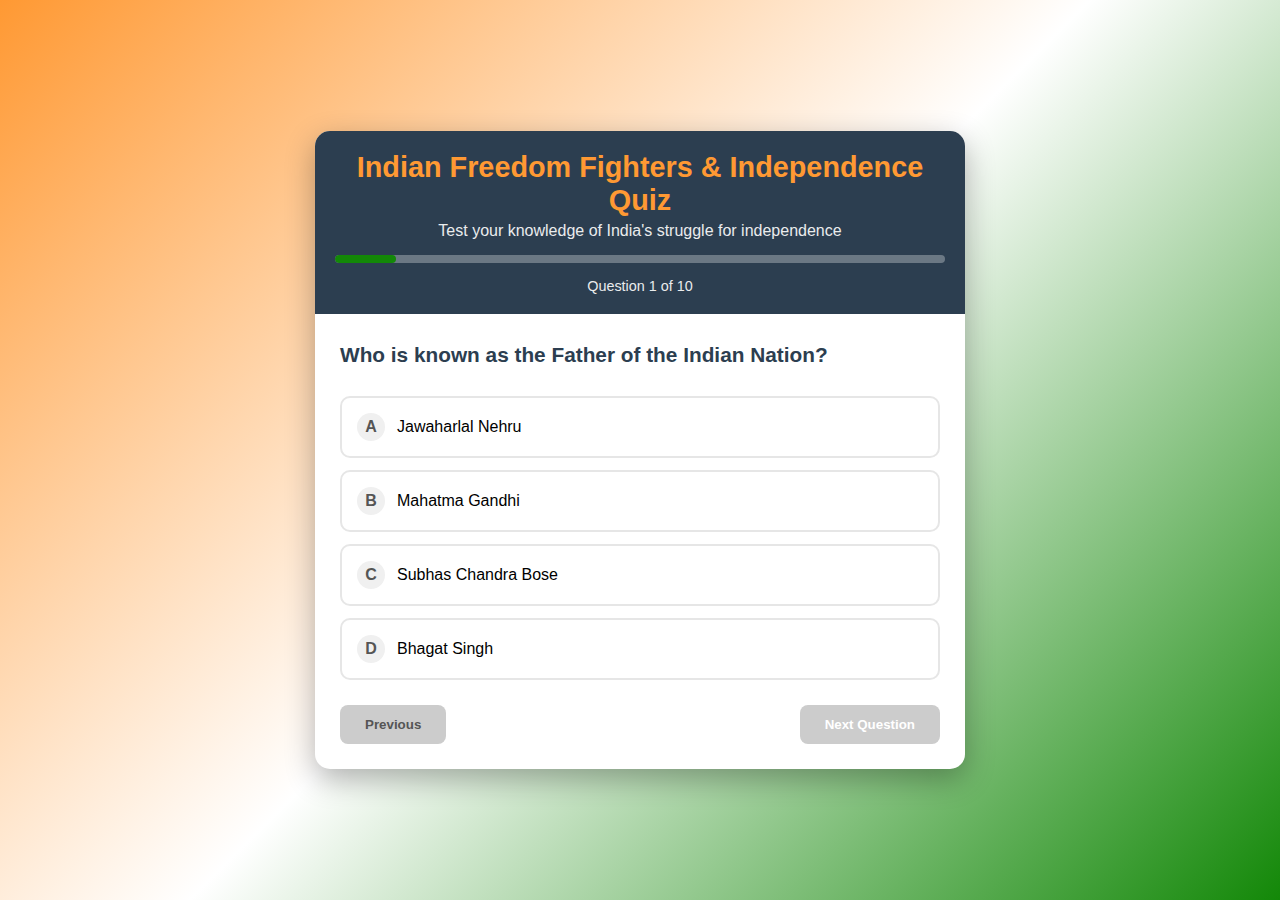
<file: JS QUiZ/index.html>
<!DOCTYPE html>
<html lang="en">
<head>
    <meta charset="UTF-8">
    <meta name="viewport" content="width=device-width, initial-scale=1.0">
    <title>Indian Freedom Fighters & Independence Quiz</title>
    <style>
        * {
            margin: 0;
            padding: 0;
            box-sizing: border-box;
            font-family: 'Segoe UI', Tahoma, Geneva, Verdana, sans-serif;
        }
        
        body {
            background: linear-gradient(135deg, #ff9933 0%, #ffffff 50%, #138808 100%);
            min-height: 100vh;
            display: flex;
            justify-content: center;
            align-items: center;
            padding: 20px;
        }
        
        .quiz-container {
            background-color: white;
            border-radius: 15px;
            box-shadow: 0 10px 30px rgba(0, 0, 0, 0.3);
            width: 100%;
            max-width: 650px;
            overflow: hidden;
        }
        
        .quiz-header {
            background: #2c3e50;
            color: white;
            padding: 20px;
            text-align: center;
            position: relative;
        }
        
        .quiz-title {
            font-size: 1.8rem;
            margin-bottom: 5px;
            color: #ff9933;
        }
        
        .quiz-theme {
            font-size: 1rem;
            opacity: 0.9;
            margin-top: 5px;
        }
        
        .progress-container {
            background: rgba(255, 255, 255, 0.3);
            height: 8px;
            border-radius: 4px;
            margin: 15px 0;
            overflow: hidden;
        }
        
        .progress-bar {
            height: 100%;
            width: 10%;
            background: #138808;
            border-radius: 4px;
            transition: width 0.3s ease;
        }
        
        .question-count {
            font-size: 0.9rem;
            opacity: 0.9;
        }
        
        .quiz-body {
            padding: 25px;
        }
        
        .question-text {
            font-size: 1.3rem;
            color: #2c3e50;
            margin-bottom: 25px;
            line-height: 1.5;
        }
        
        .options-container {
            display: flex;
            flex-direction: column;
            gap: 12px;
            margin-bottom: 25px;
        }
        
        .option {
            padding: 15px;
            border: 2px solid #e6e6e6;
            border-radius: 10px;
            cursor: pointer;
            transition: all 0.2s ease;
            display: flex;
            align-items: center;
        }
        
        .option:hover {
            border-color: #2c3e50;
            background: #f5f8ff;
        }
        
        .option.selected {
            border-color: #2c3e50;
            background: #e6eeff;
        }
        
        .option.correct {
            border-color: #27ae60;
            background: #d5f5e3;
        }
        
        .option.incorrect {
            border-color: #e74c3c;
            background: #fadbd8;
        }
        
        .option-letter {
            display: inline-flex;
            justify-content: center;
            align-items: center;
            width: 28px;
            height: 28px;
            background: #f0f0f0;
            border-radius: 50%;
            margin-right: 12px;
            font-weight: bold;
            color: #555;
        }
        
        .option.selected .option-letter {
            background: #2c3e50;
            color: white;
        }
        
        .option.correct .option-letter {
            background: #27ae60;
            color: white;
        }
        
        .option.incorrect .option-letter {
            background: #e74c3c;
            color: white;
        }
        
        .navigation-buttons {
            display: flex;
            justify-content: space-between;
        }
        
        button {
            padding: 12px 25px;
            border: none;
            border-radius: 8px;
            font-weight: 600;
            cursor: pointer;
            transition: all 0.2s ease;
        }
        
        .prev-btn {
            background: #f0f0f0;
            color: #555;
        }
        
        .prev-btn:hover {
            background: #e0e0e0;
        }
        
        .next-btn {
            background: #2c3e50;
            color: white;
        }
        
        .next-btn:hover {
            background: #1a252f;
        }
        
        .submit-btn {
            background: #138808;
            color: white;
        }
        
        .submit-btn:hover {
            background: #0c5e05;
        }
        
        button:disabled {
            background: #cccccc;
            cursor: not-allowed;
        }
        
        .results-container {
            padding: 25px;
            text-align: center;
        }
        
        .score-text {
            font-size: 1.8rem;
            color: #2c3e50;
            margin-bottom: 20px;
        }
        
        .score-value {
            font-size: 3rem;
            font-weight: bold;
            color: #138808;
            margin-bottom: 10px;
        }
        
        .score-message {
            font-size: 1.2rem;
            margin-bottom: 20px;
            color: #555;
        }
        
        .review-container {
            text-align: left;
            margin-top: 20px;
            padding: 15px;
            background: #f9f9f9;
            border-radius: 10px;
        }
        
        .review-item {
            margin-bottom: 15px;
            padding-bottom: 15px;
            border-bottom: 1px solid #eee;
        }
        
        .review-question {
            font-weight: bold;
            margin-bottom: 5px;
            color: #2c3e50;
        }
        
        .review-answer {
            color: #27ae60;
        }
        
        .review-incorrect {
            color: #e74c3c;
        }
        
        .restart-btn {
            background: #ff9933;
            color: white;
            padding: 12px 30px;
            font-size: 1.1rem;
            margin-top: 20px;
        }
        
        .restart-btn:hover {
            background: #e08928;
        }
        
        .leader-image {
            width: 100%;
            max-width: 300px;
            border-radius: 10px;
            margin: 15px auto;
            display: block;
            box-shadow: 0 5px 15px rgba(0,0,0,0.1);
        }
        
        .fact-box {
            background: #f0f8ff;
            border-left: 4px solid #ff9933;
            padding: 10px 15px;
            margin: 15px 0;
            border-radius: 4px;
            font-size: 0.9rem;
        }
        
        @media (max-width: 500px) {
            .quiz-body {
                padding: 20px;
            }
            
            .question-text {
                font-size: 1.1rem;
            }
            
            button {
                padding: 10px 20px;
            }
        }
    </style>
</head>
<body>
    <div class="quiz-container">
        <div class="quiz-header">
            <h1 class="quiz-title">Indian Freedom Fighters & Independence Quiz</h1>
            <div class="quiz-theme">Test your knowledge of India's struggle for independence</div>
            <div class="progress-container">
                <div class="progress-bar"></div>
            </div>
            <div class="question-count">Question 1 of 10</div>
        </div>
        
        <div class="quiz-body">
            <h2 class="question-text">Who is known as the Father of the Indian Nation?</h2>
            
            <div class="options-container">
                <div class="option">
                    <span class="option-letter">A</span>
                    <span class="option-text">Jawaharlal Nehru</span>
                </div>
                
                <div class="option">
                    <span class="option-letter">B</span>
                    <span class="option-text">Mahatma Gandhi</span>
                </div>
                
                <div class="option">
                    <span class="option-letter">C</span>
                    <span class="option-text">Subhas Chandra Bose</span>
                </div>
                
                <div class="option">
                    <span class="option-letter">D</span>
                    <span class="option-text">Bhagat Singh</span>
                </div>
            </div>
            
            <div class="navigation-buttons">
                <button class="prev-btn" disabled>Previous</button>
                <button class="next-btn" disabled>Next Question</button>
            </div>
        </div>
    </div>

    <script>
        document.addEventListener('DOMContentLoaded', function() {
            const quizContainer = document.querySelector('.quiz-container');
            const options = document.querySelectorAll('.option');
            const nextBtn = document.querySelector('.next-btn');
            const prevBtn = document.querySelector('.prev-btn');
            const progressBar = document.querySelector('.progress-bar');
            const questionCount = document.querySelector('.question-count');
            const questionText = document.querySelector('.question-text');
            const optionsContainer = document.querySelector('.options-container');
            
            let currentQuestion = 1;
            const totalQuestions = 10;
            let userAnswers = new Array(totalQuestions).fill(null);
            let score = 0;
            
            // Quiz questions data with correct answers
            const quizQuestions = [
                {
                    question: "Who is known as the Father of the Indian Nation?",
                    options: [
                        "Jawaharlal Nehru",
                        "Mahatma Gandhi",
                        "Subhas Chandra Bose",
                        "Bhagat Singh"
                    ],
                    correctAnswer: 1, // 0-based index (B is index 1)
                    fact: "Mahatma Gandhi led the non-violent civil disobedience movement against British rule and is revered as the Father of the Nation."
                },
                {
                    question: "Who founded the Indian National Army (INA) to fight against British rule?",
                    options: [
                        "Chandra Shekhar Azad",
                        "Subhas Chandra Bose",
                        "Lala Lajpat Rai",
                        "Bal Gangadhar Tilak"
                    ],
                    correctAnswer: 1,
                    fact: "Subhas Chandra Bose, also known as Netaji, formed the Indian National Army (Azad Hind Fauj) with Japanese support during World War II."
                },
                {
                    question: "Who was the first Prime Minister of independent India?",
                    options: [
                        "Sardar Vallabhbhai Patel",
                        "Jawaharlal Nehru",
                        "Rajendra Prasad",
                        "Lal Bahadur Shastri"
                    ],
                    correctAnswer: 1,
                    fact: "Jawaharlal Nehru served as India's first Prime Minister from 1947 until his death in 1964."
                },
                {
                    question: "Who is known as the 'Iron Man of India'?",
                    options: [
                        "Jawaharlal Nehru",
                        "Bhagat Singh",
                        "Sardar Vallabhbhai Patel",
                        "Bal Gangadhar Tilak"
                    ],
                    correctAnswer: 2,
                    fact: "Sardar Vallabhbhai Patel was instrumental in integrating over 500 princely states into the Indian Union after independence."
                },
                {
                    question: "Who shot General Dyer in retaliation for the Jallianwala Bagh massacre?",
                    options: [
                        "Bhagat Singh",
                        "Udham Singh",
                        "Chandra Shekhar Azad",
                        "Ram Prasad Bismil"
                    ],
                    correctAnswer: 1,
                    fact: "Udham Singh assassinated Michael O'Dwyer in London in 1940, who was the Lieutenant Governor of Punjab during the Jallianwala Bagh massacre."
                },
                {
                    question: "Who was the first woman president of the Indian National Congress?",
                    options: [
                        "Sarojini Naidu",
                        "Annie Besant",
                        "Vijaya Lakshmi Pandit",
                        "Aruna Asaf Ali"
                    ],
                    correctAnswer: 1,
                    fact: "Annie Besant, a British socialist and women's rights activist, became the first woman president of the Indian National Congress in 1917."
                },
                {
                    question: "Who gave the slogan 'Swaraj is my birthright and I shall have it'?",
                    options: [
                        "Mahatma Gandhi",
                        "Bal Gangadhar Tilak",
                        "Bipin Chandra Pal",
                        "Lala Lajpat Rai"
                    ],
                    correctAnswer: 1,
                    fact: "Bal Gangadhar Tilak was one of the first and strongest advocates of 'Swaraj' (self-rule) and a key leader of the Indian independence movement."
                },
                {
                    question: "Who was known as 'Punjab Kesari' (Lion of Punjab)?",
                    options: [
                        "Lala Lajpat Rai",
                        "Bhagat Singh",
                        "Udham Singh",
                        "Sukhdev Thapar"
                    ],
                    correctAnswer: 0,
                    fact: "Lala Lajpat Rai was a prominent nationalist leader who played an important role in India's struggle for independence."
                },
                {
                    question: "Who was the first Indian woman to become President of the Indian National Congress?",
                    options: [
                        "Annie Besant",
                        "Sarojini Naidu",
                        "Indira Gandhi",
                        "Vijaya Lakshmi Pandit"
                    ],
                    correctAnswer: 1,
                    fact: "Sarojini Naidu, also known as the 'Nightingale of India', was the first Indian woman to become President of the Indian National Congress in 1925."
                },
                {
                    question: "On which date did India gain independence from British rule?",
                    options: [
                        "January 26, 1930",
                        "August 15, 1947",
                        "January 26, 1950",
                        "August 15, 1950"
                    ],
                    correctAnswer: 1,
                    fact: "India gained independence from British rule on August 15, 1947, after nearly 200 years of colonial rule."
                }
            ];
            
            // Update progress bar
            function updateProgress() {
                const progress = ((currentQuestion) / totalQuestions) * 100;
                progressBar.style.width = `${progress}%`;
            }
            
            // Load question
            function loadQuestion() {
                questionText.textContent = quizQuestions[currentQuestion - 1].question;
                questionCount.textContent = `Question ${currentQuestion} of ${totalQuestions}`;
                
                const optionTexts = document.querySelectorAll('.option-text');
                for (let i = 0; i < 4; i++) {
                    optionTexts[i].textContent = quizQuestions[currentQuestion - 1].options[i];
                }
                
                // Clear previous selection
                options.forEach(option => {
                    option.classList.remove('selected', 'correct', 'incorrect');
                });
                
                // If user previously selected an option for this question, restore it
                if (userAnswers[currentQuestion - 1] !== null) {
                    options[userAnswers[currentQuestion - 1]].classList.add('selected');
                    nextBtn.disabled = false;
                } else {
                    nextBtn.disabled = true;
                }
                
                // Update button states
                prevBtn.disabled = currentQuestion === 1;
                
                // Update button text if last question
                if (currentQuestion === totalQuestions) {
                    nextBtn.textContent = "Submit Quiz";
                    nextBtn.classList.add('submit-btn');
                    nextBtn.classList.remove('next-btn');
                } else {
                    nextBtn.textContent = "Next Question";
                    nextBtn.classList.remove('submit-btn');
                    nextBtn.classList.add('next-btn');
                }
                
                updateProgress();
            }
            
            // Select option
            options.forEach((option, index) => {
                option.addEventListener('click', function() {
                    // Remove selected class from all options
                    options.forEach(opt => opt.classList.remove('selected'));
                    
                    // Add selected class to clicked option
                    this.classList.add('selected');
                    
                    // Store the answer
                    userAnswers[currentQuestion - 1] = index;
                    
                    // Enable next button
                    nextBtn.disabled = false;
                });
            });
            
            // Next button functionality
            nextBtn.addEventListener('click', function() {
                if (currentQuestion < totalQuestions) {
                    currentQuestion++;
                    loadQuestion();
                } else {
                    // Show results
                    showResults();
                }
            });
            
            // Previous button functionality
            prevBtn.addEventListener('click', function() {
                if (currentQuestion > 1) {
                    currentQuestion--;
                    loadQuestion();
                }
            });
            
            // Show results
            function showResults() {
                // Calculate score
                score = 0;
                for (let i = 0; i < totalQuestions; i++) {
                    if (userAnswers[i] === quizQuestions[i].correctAnswer) {
                        score++;
                    }
                }
                
                // Generate review content
                let reviewContent = '';
                for (let i = 0; i < totalQuestions; i++) {
                    const userAnswerIndex = userAnswers[i];
                    const correctAnswerIndex = quizQuestions[i].correctAnswer;
                    
                    reviewContent += `
                        <div class="review-item">
                            <div class="review-question">${i+1}. ${quizQuestions[i].question}</div>
                            <div class="review-answer">Correct answer: ${quizQuestions[i].options[correctAnswerIndex]}</div>
                    `;
                    
                    if (userAnswerIndex !== null) {
                        if (userAnswerIndex === correctAnswerIndex) {
                            reviewContent += `<div class="review-answer">Your answer: ${quizQuestions[i].options[userAnswerIndex]} ✓</div>`;
                        } else {
                            reviewContent += `<div class="review-incorrect">Your answer: ${quizQuestions[i].options[userAnswerIndex]} ✗</div>`;
                        }
                    } else {
                        reviewContent += `<div class="review-incorrect">You did not answer this question</div>`;
                    }
                    
                    reviewContent += `<div class="fact-box">${quizQuestions[i].fact}</div></div>`;
                }
                
                // Determine message based on score
                let message = '';
                if (score >= 9) {
                    message = "Excellent! You're a true expert on India's freedom struggle!";
                } else if (score >= 7) {
                    message = "Great job! You have good knowledge of Indian history.";
                } else if (score >= 5) {
                    message = "Good effort! You know the basics of India's independence movement.";
                } else {
                    message = "Keep learning! India's freedom struggle has many inspiring stories.";
                }
                
                const resultsHTML = `
                    <div class="results-container">
                        <h2 class="score-text">Your Quiz Results</h2>
                        <div class="score-value">${score}/${totalQuestions}</div>
                        <div class="score-message">${message}</div>
                        
                        <div class="review-container">
                            <h3>Question Review</h3>
                            ${reviewContent}
                        </div>
                        
                        <button class="restart-btn" onclick="location.reload()">Take Quiz Again</button>
                    </div>
                `;
                
                quizContainer.querySelector('.quiz-body').innerHTML = resultsHTML;
                quizContainer.querySelector('.quiz-header').style.display = 'none';
            }
            
            // Initialize the quiz
            loadQuestion();
        });
    </script>
</body>
</html>
</file>
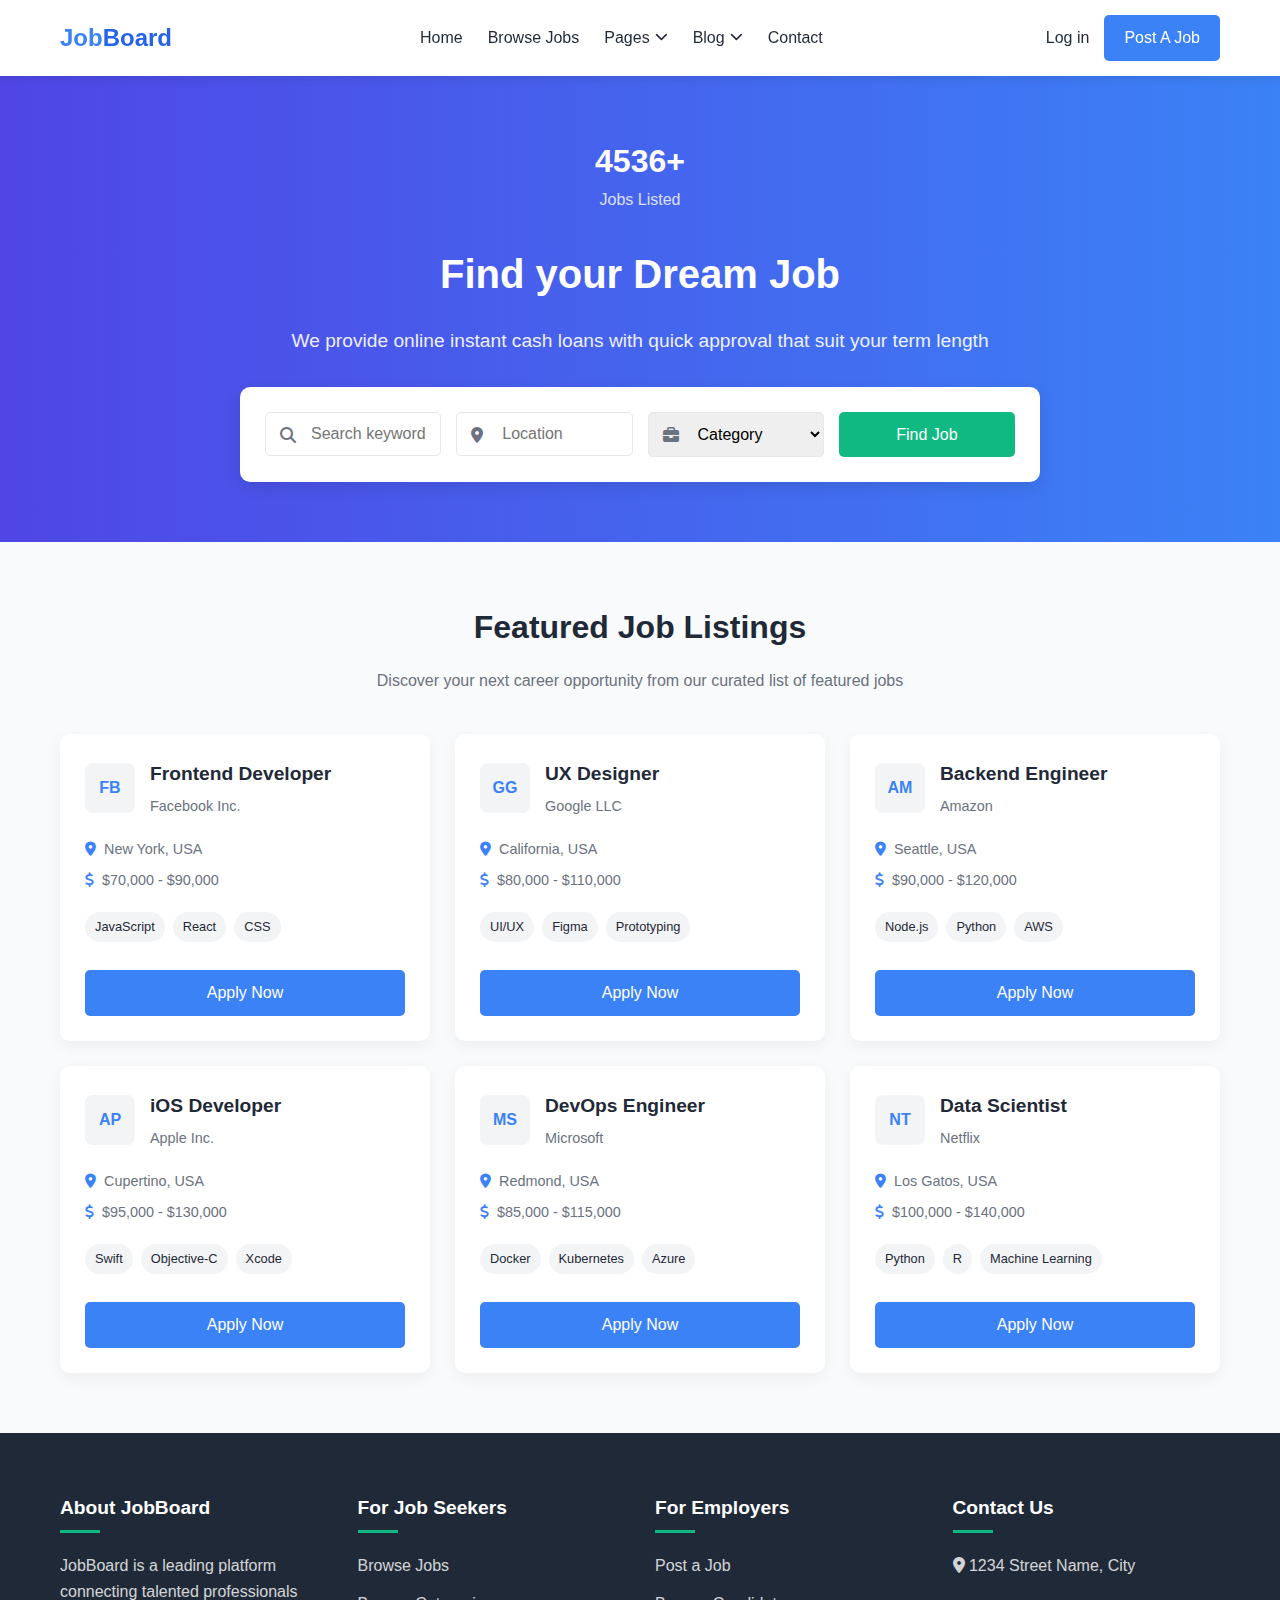
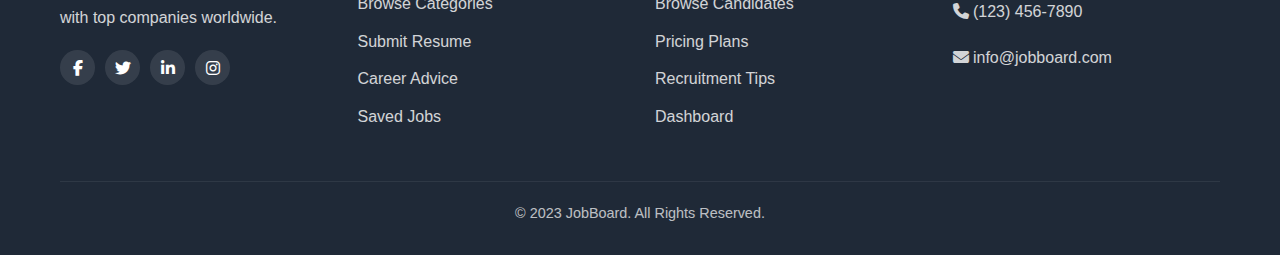
<file: Job Board/source.html>
<!DOCTYPE html>
<html lang="en">
<head>
    <meta charset="UTF-8">
    <meta name="viewport" content="width=device-width, initial-scale=1.0">
    <title>JobBoard - Find Your Dream Job</title>
    <link rel="stylesheet" href="https://cdnjs.cloudflare.com/ajax/libs/font-awesome/6.4.0/css/all.min.css">
    <style>
        * {
            margin: 0;
            padding: 0;
            box-sizing: border-box;
            font-family: 'Segoe UI', Tahoma, Geneva, Verdana, sans-serif;
        }
        
        :root {
            --primary: #3b82f6;
            --secondary: #2563eb;
            --accent: #10b981;
            --light: #f3f4f6;
            --dark: #1f2937;
            --gray: #6b7280;
        }
        
        body {
            background-color: #f9fafb;
            color: var(--dark);
            line-height: 1.6;
        }
        
        .container {
            width: 100%;
            max-width: 1200px;
            margin: 0 auto;
            padding: 0 20px;
        }
        
        /* Header Styles */
        header {
            background-color: white;
            box-shadow: 0 2px 10px rgba(0, 0, 0, 0.1);
            position: sticky;
            top: 0;
            z-index: 100;
        }
        
        .header-content {
            display: flex;
            justify-content: space-between;
            align-items: center;
            padding: 15px 0;
        }
        
        .logo {
            font-size: 24px;
            font-weight: 700;
            color: var(--primary);
        }
        
        .logo span {
            color: var(--secondary);
        }
        
        nav ul {
            display: flex;
            list-style: none;
        }
        
        nav ul li {
            margin-left: 25px;
            position: relative;
        }
        
        nav ul li a {
            text-decoration: none;
            color: var(--dark);
            font-weight: 500;
            transition: color 0.3s;
            display: flex;
            align-items: center;
        }
        
        nav ul li a i {
            margin-left: 5px;
            font-size: 0.8rem;
        }
        
        nav ul li a:hover {
            color: var(--primary);
        }
        
        .auth-buttons {
            display: flex;
            align-items: center;
        }
        
        .login-btn {
            margin-right: 15px;
            color: var(--dark);
            text-decoration: none;
            font-weight: 500;
        }
        
        .post-job-btn {
            background-color: var(--primary);
            color: white;
            padding: 10px 20px;
            border-radius: 5px;
            text-decoration: none;
            font-weight: 500;
            transition: background-color 0.3s;
        }
        
        .post-job-btn:hover {
            background-color: var(--secondary);
        }
        
        /* Hero Section */
        .hero {
            background: linear-gradient(to right, #4f46e5, #3b82f6);
            color: white;
            padding: 60px 0;
            text-align: center;
        }
        
        .hero-content {
            max-width: 800px;
            margin: 0 auto;
        }
        
        .hero h1 {
            font-size: 2.5rem;
            margin-bottom: 20px;
        }
        
        .hero p {
            font-size: 1.2rem;
            margin-bottom: 30px;
            opacity: 0.9;
        }
        
        .stats {
            display: flex;
            justify-content: center;
            margin-bottom: 30px;
        }
        
        .stat-item {
            margin: 0 20px;
        }
        
        .stat-number {
            font-size: 2rem;
            font-weight: 700;
        }
        
        .stat-label {
            font-size: 1rem;
            opacity: 0.8;
        }
        
        /* Search Form */
        .search-form {
            background-color: white;
            padding: 25px;
            border-radius: 10px;
            box-shadow: 0 5px 15px rgba(0, 0, 0, 0.1);
            margin-top: 30px;
        }
        
        .form-grid {
            display: grid;
            grid-template-columns: repeat(4, 1fr);
            gap: 15px;
        }
        
        .form-group {
            position: relative;
        }
        
        .form-group i {
            position: absolute;
            left: 15px;
            top: 50%;
            transform: translateY(-50%);
            color: var(--gray);
        }
        
        .form-group input, .form-group select {
            width: 100%;
            padding: 12px 15px 12px 45px;
            border: 1px solid #e5e7eb;
            border-radius: 5px;
            font-size: 1rem;
        }
        
        .search-btn {
            background-color: var(--accent);
            color: white;
            border: none;
            padding: 12px 20px;
            border-radius: 5px;
            font-size: 1rem;
            font-weight: 500;
            cursor: pointer;
            transition: background-color 0.3s;
        }
        
        .search-btn:hover {
            background-color: #0da271;
        }
        
        /* Job Listings */
        .job-listings {
            padding: 60px 0;
        }
        
        .section-title {
            text-align: center;
            margin-bottom: 40px;
        }
        
        .section-title h2 {
            font-size: 2rem;
            color: var(--dark);
            margin-bottom: 15px;
        }
        
        .section-title p {
            color: var(--gray);
            max-width: 600px;
            margin: 0 auto;
        }
        
        .jobs-grid {
            display: grid;
            grid-template-columns: repeat(auto-fill, minmax(300px, 1fr));
            gap: 25px;
        }
        
        .job-card {
            background-color: white;
            border-radius: 10px;
            box-shadow: 0 5px 15px rgba(0, 0, 0, 0.05);
            padding: 25px;
            transition: transform 0.3s, box-shadow 0.3s;
        }
        
        .job-card:hover {
            transform: translateY(-5px);
            box-shadow: 0 10px 25px rgba(0, 0, 0, 0.1);
        }
        
        .job-header {
            display: flex;
            align-items: center;
            margin-bottom: 20px;
        }
        
        .company-logo {
            width: 50px;
            height: 50px;
            background-color: var(--light);
            border-radius: 8px;
            display: flex;
            align-items: center;
            justify-content: center;
            margin-right: 15px;
            font-weight: bold;
            color: var(--primary);
        }
        
        .job-info h3 {
            font-size: 1.2rem;
            margin-bottom: 5px;
        }
        
        .job-info .company {
            color: var(--gray);
            font-size: 0.9rem;
        }
        
        .job-details {
            margin-bottom: 20px;
        }
        
        .job-details .location, .job-details .salary {
            display: flex;
            align-items: center;
            margin-bottom: 8px;
            color: var(--gray);
            font-size: 0.9rem;
        }
        
        .job-details i {
            margin-right: 8px;
            color: var(--primary);
        }
        
        .job-tags {
            display: flex;
            flex-wrap: wrap;
            margin-bottom: 20px;
        }
        
        .tag {
            background-color: var(--light);
            color: var(--dark);
            padding: 5px 10px;
            border-radius: 20px;
            font-size: 0.8rem;
            margin-right: 8px;
            margin-bottom: 8px;
        }
        
        .apply-btn {
            display: block;
            text-align: center;
            background-color: var(--primary);
            color: white;
            padding: 10px;
            border-radius: 5px;
            text-decoration: none;
            font-weight: 500;
            transition: background-color 0.3s;
        }
        
        .apply-btn:hover {
            background-color: var(--secondary);
        }
        
        /* Job Detail Modal */
        .modal {
            display: none;
            position: fixed;
            top: 0;
            left: 0;
            width: 100%;
            height: 100%;
            background-color: rgba(0, 0, 0, 0.5);
            z-index: 1000;
            overflow-y: auto;
        }
        
        .modal-content {
            background-color: white;
            margin: 50px auto;
            padding: 30px;
            border-radius: 10px;
            width: 90%;
            max-width: 800px;
            position: relative;
        }
        
        .close-modal {
            position: absolute;
            top: 20px;
            right: 20px;
            font-size: 1.5rem;
            cursor: pointer;
            color: var(--gray);
        }
        
        /* Footer */
        footer {
            background-color: var(--dark);
            color: white;
            padding: 60px 0 30px;
        }
        
        .footer-content {
            display: grid;
            grid-template-columns: repeat(4, 1fr);
            gap: 30px;
        }
        
        .footer-column h3 {
            font-size: 1.2rem;
            margin-bottom: 20px;
            position: relative;
            padding-bottom: 10px;
        }
        
        .footer-column h3::after {
            content: '';
            position: absolute;
            left: 0;
            bottom: 0;
            width: 40px;
            height: 3px;
            background-color: var(--accent);
        }
        
        .footer-column p {
            margin-bottom: 20px;
            opacity: 0.8;
        }
        
        .footer-column ul {
            list-style: none;
        }
        
        .footer-column ul li {
            margin-bottom: 12px;
        }
        
        .footer-column ul li a {
            color: white;
            text-decoration: none;
            opacity: 0.8;
            transition: opacity 0.3s;
        }
        
        .footer-column ul li a:hover {
            opacity: 1;
        }
        
        .social-links {
            display: flex;
            margin-top: 20px;
        }
        
        .social-links a {
            display: flex;
            align-items: center;
            justify-content: center;
            width: 35px;
            height: 35px;
            background-color: rgba(255, 255, 255, 0.1);
            border-radius: 50%;
            margin-right: 10px;
            color: white;
            text-decoration: none;
            transition: background-color 0.3s;
        }
        
        .social-links a:hover {
            background-color: var(--primary);
        }
        
        .copyright {
            text-align: center;
            margin-top: 40px;
            padding-top: 20px;
            border-top: 1px solid rgba(255, 255, 255, 0.1);
            opacity: 0.7;
            font-size: 0.9rem;
        }
        
        /* Responsive Design */
        @media (max-width: 992px) {
            .form-grid {
                grid-template-columns: repeat(2, 1fr);
            }
            
            .footer-content {
                grid-template-columns: repeat(2, 1fr);
            }
        }
        
        @media (max-width: 768px) {
            .header-content {
                flex-direction: column;
            }
            
            nav ul {
                margin: 20px 0;
            }
            
            .form-grid {
                grid-template-columns: 1fr;
            }
            
            .jobs-grid {
                grid-template-columns: 1fr;
            }
        }
        
        @media (max-width: 576px) {
            nav ul {
                flex-wrap: wrap;
                justify-content: center;
            }
            
            nav ul li {
                margin: 5px 10px;
            }
            
            .auth-buttons {
                flex-direction: column;
            }
            
            .login-btn {
                margin: 0 0 10px 0;
            }
            
            .footer-content {
                grid-template-columns: 1fr;
            }
            
            .hero h1 {
                font-size: 2rem;
            }
            
            .stats {
                flex-direction: column;
            }
            
            .stat-item {
                margin: 10px 0;
            }
        }
    </style>
</head>
<body>
    <!-- Header -->
    <header>
        <div class="container">
            <div class="header-content">
                <div class="logo">Job<span>Board</span></div>
                <nav>
                    <ul>
                        <li><a href="#">Home</a></li>
                        <li><a href="#">Browse Jobs</a></li>
                        <li><a href="#">Pages <i class="fas fa-chevron-down"></i></a></li>
                        <li><a href="#">Blog <i class="fas fa-chevron-down"></i></a></li>
                        <li><a href="#">Contact</a></li>
                    </ul>
                </nav>
                <div class="auth-buttons">
                    <a href="#" class="login-btn">Log in</a>
                    <a href="#" class="post-job-btn">Post A Job</a>
                </div>
            </div>
        </div>
    </header>

    <!-- Hero Section -->
    <section class="hero">
        <div class="container">
            <div class="hero-content">
                <div class="stats">
                    <div class="stat-item">
                        <div class="stat-number">4536+</div>
                        <div class="stat-label">Jobs Listed</div>
                    </div>
                </div>
                <h1>Find your Dream Job</h1>
                <p>We provide online instant cash loans with quick approval that suit your term length</p>
                
                <div class="search-form">
                    <div class="form-grid">
                        <div class="form-group">
                            <i class="fas fa-search"></i>
                            <input type="text" placeholder="Search keyword">
                        </div>
                        <div class="form-group">
                            <i class="fas fa-map-marker-alt"></i>
                            <input type="text" placeholder="Location">
                        </div>
                        <div class="form-group">
                            <i class="fas fa-briefcase"></i>
                            <select>
                                <option value="">Category</option>
                                <option value="it">IT & Software</option>
                                <option value="finance">Finance</option>
                                <option value="marketing">Marketing</option>
                                <option value="design">Design</option>
                            </select>
                        </div>
                        <button class="search-btn">Find Job</button>
                    </div>
                </div>
            </div>
        </div>
    </section>

    <!-- Job Listings -->
    <section class="job-listings">
        <div class="container">
            <div class="section-title">
                <h2>Featured Job Listings</h2>
                <p>Discover your next career opportunity from our curated list of featured jobs</p>
            </div>
            
            <div class="jobs-grid">
                <!-- Job Card 1 -->
                <div class="job-card">
                    <div class="job-header">
                        <div class="company-logo">FB</div>
                        <div class="job-info">
                            <h3>Frontend Developer</h3>
                            <div class="company">Facebook Inc.</div>
                        </div>
                    </div>
                    <div class="job-details">
                        <div class="location">
                            <i class="fas fa-map-marker-alt"></i>
                            <span>New York, USA</span>
                        </div>
                        <div class="salary">
                            <i class="fas fa-dollar-sign"></i>
                            <span>$70,000 - $90,000</span>
                        </div>
                    </div>
                    <div class="job-tags">
                        <span class="tag">JavaScript</span>
                        <span class="tag">React</span>
                        <span class="tag">CSS</span>
                    </div>
                    <a href="#" class="apply-btn" data-job-id="1">Apply Now</a>
                </div>
                
                <!-- Job Card 2 -->
                <div class="job-card">
                    <div class="job-header">
                        <div class="company-logo">GG</div>
                        <div class="job-info">
                            <h3>UX Designer</h3>
                            <div class="company">Google LLC</div>
                        </div>
                    </div>
                    <div class="job-details">
                        <div class="location">
                            <i class="fas fa-map-marker-alt"></i>
                            <span>California, USA</span>
                        </div>
                        <div class="salary">
                            <i class="fas fa-dollar-sign"></i>
                            <span>$80,000 - $110,000</span>
                        </div>
                    </div>
                    <div class="job-tags">
                        <span class="tag">UI/UX</span>
                        <span class="tag">Figma</span>
                        <span class="tag">Prototyping</span>
                    </div>
                    <a href="#" class="apply-btn" data-job-id="2">Apply Now</a>
                </div>
                
                <!-- Job Card 3 -->
                <div class="job-card">
                    <div class="job-header">
                        <div class="company-logo">AM</div>
                        <div class="job-info">
                            <h3>Backend Engineer</h3>
                            <div class="company">Amazon</div>
                        </div>
                    </div>
                    <div class="job-details">
                        <div class="location">
                            <i class="fas fa-map-marker-alt"></i>
                            <span>Seattle, USA</span>
                        </div>
                        <div class="salary">
                            <i class="fas fa-dollar-sign"></i>
                            <span>$90,000 - $120,000</span>
                        </div>
                    </div>
                    <div class="job-tags">
                        <span class="tag">Node.js</span>
                        <span class="tag">Python</span>
                        <span class="tag">AWS</span>
                    </div>
                    <a href="#" class="apply-btn" data-job-id="3">Apply Now</a>
                </div>
                
                <!-- Job Card 4 -->
                <div class="job-card">
                    <div class="job-header">
                        <div class="company-logo">AP</div>
                        <div class="job-info">
                            <h3>iOS Developer</h3>
                            <div class="company">Apple Inc.</div>
                        </div>
                    </div>
                    <div class="job-details">
                        <div class="location">
                            <i class="fas fa-map-marker-alt"></i>
                            <span>Cupertino, USA</span>
                        </div>
                        <div class="salary">
                            <i class="fas fa-dollar-sign"></i>
                            <span>$95,000 - $130,000</span>
                        </div>
                    </div>
                    <div class="job-tags">
                        <span class="tag">Swift</span>
                        <span class="tag">Objective-C</span>
                        <span class="tag">Xcode</span>
                    </div>
                    <a href="#" class="apply-btn" data-job-id="4">Apply Now</a>
                </div>
                
                <!-- Job Card 5 -->
                <div class="job-card">
                    <div class="job-header">
                        <div class="company-logo">MS</div>
                        <div class="job-info">
                            <h3>DevOps Engineer</h3>
                            <div class="company">Microsoft</div>
                        </div>
                    </div>
                    <div class="job-details">
                        <div class="location">
                            <i class="fas fa-map-marker-alt"></i>
                            <span>Redmond, USA</span>
                        </div>
                        <div class="salary">
                            <i class="fas fa-dollar-sign"></i>
                            <span>$85,000 - $115,000</span>
                        </div>
                    </div>
                    <div class="job-tags">
                        <span class="tag">Docker</span>
                        <span class="tag">Kubernetes</span>
                        <span class="tag">Azure</span>
                    </div>
                    <a href="#" class="apply-btn" data-job-id="5">Apply Now</a>
                </div>
                
                <!-- Job Card 6 -->
                <div class="job-card">
                    <div class="job-header">
                        <div class="company-logo">NT</div>
                        <div class="job-info">
                            <h3>Data Scientist</h3>
                            <div class="company">Netflix</div>
                        </div>
                    </div>
                    <div class="job-details">
                        <div class="location">
                            <i class="fas fa-map-marker-alt"></i>
                            <span>Los Gatos, USA</span>
                        </div>
                        <div class="salary">
                            <i class="fas fa-dollar-sign"></i>
                            <span>$100,000 - $140,000</span>
                        </div>
                    </div>
                    <div class="job-tags">
                        <span class="tag">Python</span>
                        <span class="tag">R</span>
                        <span class="tag">Machine Learning</span>
                    </div>
                    <a href="#" class="apply-btn" data-job-id="6">Apply Now</a>
                </div>
            </div>
        </div>
    </section>

    <!-- Job Detail Modal -->
    <div class="modal" id="job-modal">
        <div class="modal-content">
            <span class="close-modal">&times;</span>
            <div id="modal-job-content">
                <!-- Content will be loaded by JavaScript -->
            </div>
        </div>
    </div>

    <!-- Footer -->
    <footer>
        <div class="container">
            <div class="footer-content">
                <div class="footer-column">
                    <h3>About JobBoard</h3>
                    <p>JobBoard is a leading platform connecting talented professionals with top companies worldwide.</p>
                    <div class="social-links">
                        <a href="#"><i class="fab fa-facebook-f"></i></a>
                        <a href="#"><i class="fab fa-twitter"></i></a>
                        <a href="#"><i class="fab fa-linkedin-in"></i></a>
                        <a href="#"><i class="fab fa-instagram"></i></a>
                    </div>
                </div>
                
                <div class="footer-column">
                    <h3>For Job Seekers</h3>
                    <ul>
                        <li><a href="#">Browse Jobs</a></li>
                        <li><a href="#">Browse Categories</a></li>
                        <li><a href="#">Submit Resume</a></li>
                        <li><a href="#">Career Advice</a></li>
                        <li><a href="#">Saved Jobs</a></li>
                    </ul>
                </div>
                
                <div class="footer-column">
                    <h3>For Employers</h3>
                    <ul>
                        <li><a href="#">Post a Job</a></li>
                        <li><a href="#">Browse Candidates</a></li>
                        <li><a href="#">Pricing Plans</a></li>
                        <li><a href="#">Recruitment Tips</a></li>
                        <li><a href="#">Dashboard</a></li>
                    </ul>
                </div>
                
                <div class="footer-column">
                    <h3>Contact Us</h3>
                    <p><i class="fas fa-map-marker-alt"></i> 1234 Street Name, City</p>
                    <p><i class="fas fa-phone"></i> (123) 456-7890</p>
                    <p><i class="fas fa-envelope"></i> info@jobboard.com</p>
                </div>
            </div>
            
            <div class="copyright">
                <p>&copy; 2023 JobBoard. All Rights Reserved.</p>
            </div>
        </div>
    </footer>

    <script>
        // Job data
        const jobs = [
            {
                id: 1,
                title: "Frontend Developer",
                company: "Facebook Inc.",
                location: "New York, USA",
                salary: "$70,000 - $90,000",
                description: "We are looking for a skilled Frontend Developer to join our team. You will be responsible for building the client-side of our web applications.",
                requirements: ["3+ years of experience with JavaScript", "Experience with React.js", "Strong CSS skills", "Understanding of responsive design"],
                tags: ["JavaScript", "React", "CSS"]
            },
            {
                id: 2,
                title: "UX Designer",
                company: "Google LLC",
                location: "California, USA",
                salary: "$80,000 - $110,000",
                description: "Join our design team to create beautiful and functional user experiences for our products.",
                requirements: ["5+ years of UX design experience", "Proficiency in Figma", "Strong portfolio", "Understanding of user research"],
                tags: ["UI/UX", "Figma", "Prototyping"]
            },
            {
                id: 3,
                title: "Backend Engineer",
                company: "Amazon",
                location: "Seattle, USA",
                salary: "$90,000 - $120,000",
                description: "We need a backend engineer to develop and maintain our server-side applications.",
                requirements: ["Experience with Node.js", "Knowledge of Python", "AWS experience", "Database management skills"],
                tags: ["Node.js", "Python", "AWS"]
            },
            {
                id: 4,
                title: "iOS Developer",
                company: "Apple Inc.",
                location: "Cupertino, USA",
                salary: "$95,000 - $130,000",
                description: "Join our team to create innovative iOS applications for our worldwide user base.",
                requirements: ["Proficiency in Swift", "Experience with Objective-C", "Xcode expertise", "Understanding of Apple's design principles"],
                tags: ["Swift", "Objective-C", "Xcode"]
            },
            {
                id: 5,
                title: "DevOps Engineer",
                company: "Microsoft",
                location: "Redmond, USA",
                salary: "$85,000 - $115,000",
                description: "We are seeking a DevOps engineer to improve our development and deployment processes.",
                requirements: ["Docker containerization", "Kubernetes experience", "Azure knowledge", "CI/CD pipeline expertise"],
                tags: ["Docker", "Kubernetes", "Azure"]
            },
            {
                id: 6,
                title: "Data Scientist",
                company: "Netflix",
                location: "Los Gatos, USA",
                salary: "$100,000 - $140,000",
                description: "Join our data team to analyze user behavior and improve our recommendation algorithms.",
                requirements: ["Strong Python skills", "R programming knowledge", "Machine learning expertise", "Statistical analysis background"],
                tags: ["Python", "R", "Machine Learning"]
            }
        ];

        // DOM elements
        const modal = document.getElementById('job-modal');
        const modalContent = document.getElementById('modal-job-content');
        const closeModal = document.querySelector('.close-modal');
        const applyButtons = document.querySelectorAll('.apply-btn');
        const searchBtn = document.querySelector('.search-btn');

        // Open modal with job details
        applyButtons.forEach(button => {
            button.addEventListener('click', function(e) {
                e.preventDefault();
                const jobId = parseInt(this.getAttribute('data-job-id'));
                const job = jobs.find(job => job.id === jobId);
                
                if (job) {
                    modalContent.innerHTML = `
                        <div class="job-header">
                            <div class="company-logo">${job.company.substring(0, 2)}</div>
                            <div class="job-info">
                                <h3>${job.title}</h3>
                                <div class="company">${job.company}</div>
                            </div>
                        </div>
                        <div class="job-details">
                            <div class="location">
                                <i class="fas fa-map-marker-alt"></i>
                                <span>${job.location}</span>
                            </div>
                            <div class="salary">
                                <i class="fas fa-dollar-sign"></i>
                                <span>${job.salary}</span>
                            </div>
                        </div>
                        <div class="job-description">
                            <h4>Job Description</h4>
                            <p>${job.description}</p>
                        </div>
                        <div class="job-requirements">
                            <h4>Requirements</h4>
                            <ul>
                                ${job.requirements.map(req => `<li>${req}</li>`).join('')}
                            </ul>
                        </div>
                        <div class="job-tags">
                            ${job.tags.map(tag => `<span class="tag">${tag}</span>`).join('')}
                        </div>
                        <button class="apply-btn" style="margin-top: 20px;">Apply For This Job</button>
                    `;
                    modal.style.display = 'block';
                }
            });
        });

        // Close modal
        closeModal.addEventListener('click', function() {
            modal.style.display = 'none';
        });

        // Close modal when clicking outside
        window.addEventListener('click', function(e) {
            if (e.target === modal) {
                modal.style.display = 'none';
            }
        });

        // Search functionality
        searchBtn.addEventListener('click', function(e) {
            e.preventDefault();
            
            const keyword = document.querySelector('input[type="text"]').value.toLowerCase();
            const location = document.querySelector('input[placeholder="Location"]').value.toLowerCase();
            const category = document.querySelector('select').value.toLowerCase();
            
            if (!keyword && !location && !category) {
                alert('Please enter at least one search criteria');
            } else {
                alert('Searching for jobs...');
                // In a real application, you would filter jobs based on search criteria
            }
        });

        // Add hover effect to job cards
        const jobCards = document.querySelectorAll('.job-card');
        jobCards.forEach(card => {
            card.addEventListener('mouseenter', function() {
                this.style.transform = 'translateY(-5px)';
                this.style.boxShadow = '0 10px 25px rgba(0, 0, 0, 0.1)';
            });
            
            card.addEventListener('mouseleave', function() {
                this.style.transform = 'translateY(0)';
                this.style.boxShadow = '0 5px 15px rgba(0, 0, 0, 0.05)';
            });
        });
    </script>
</body>
</html>
</file>
